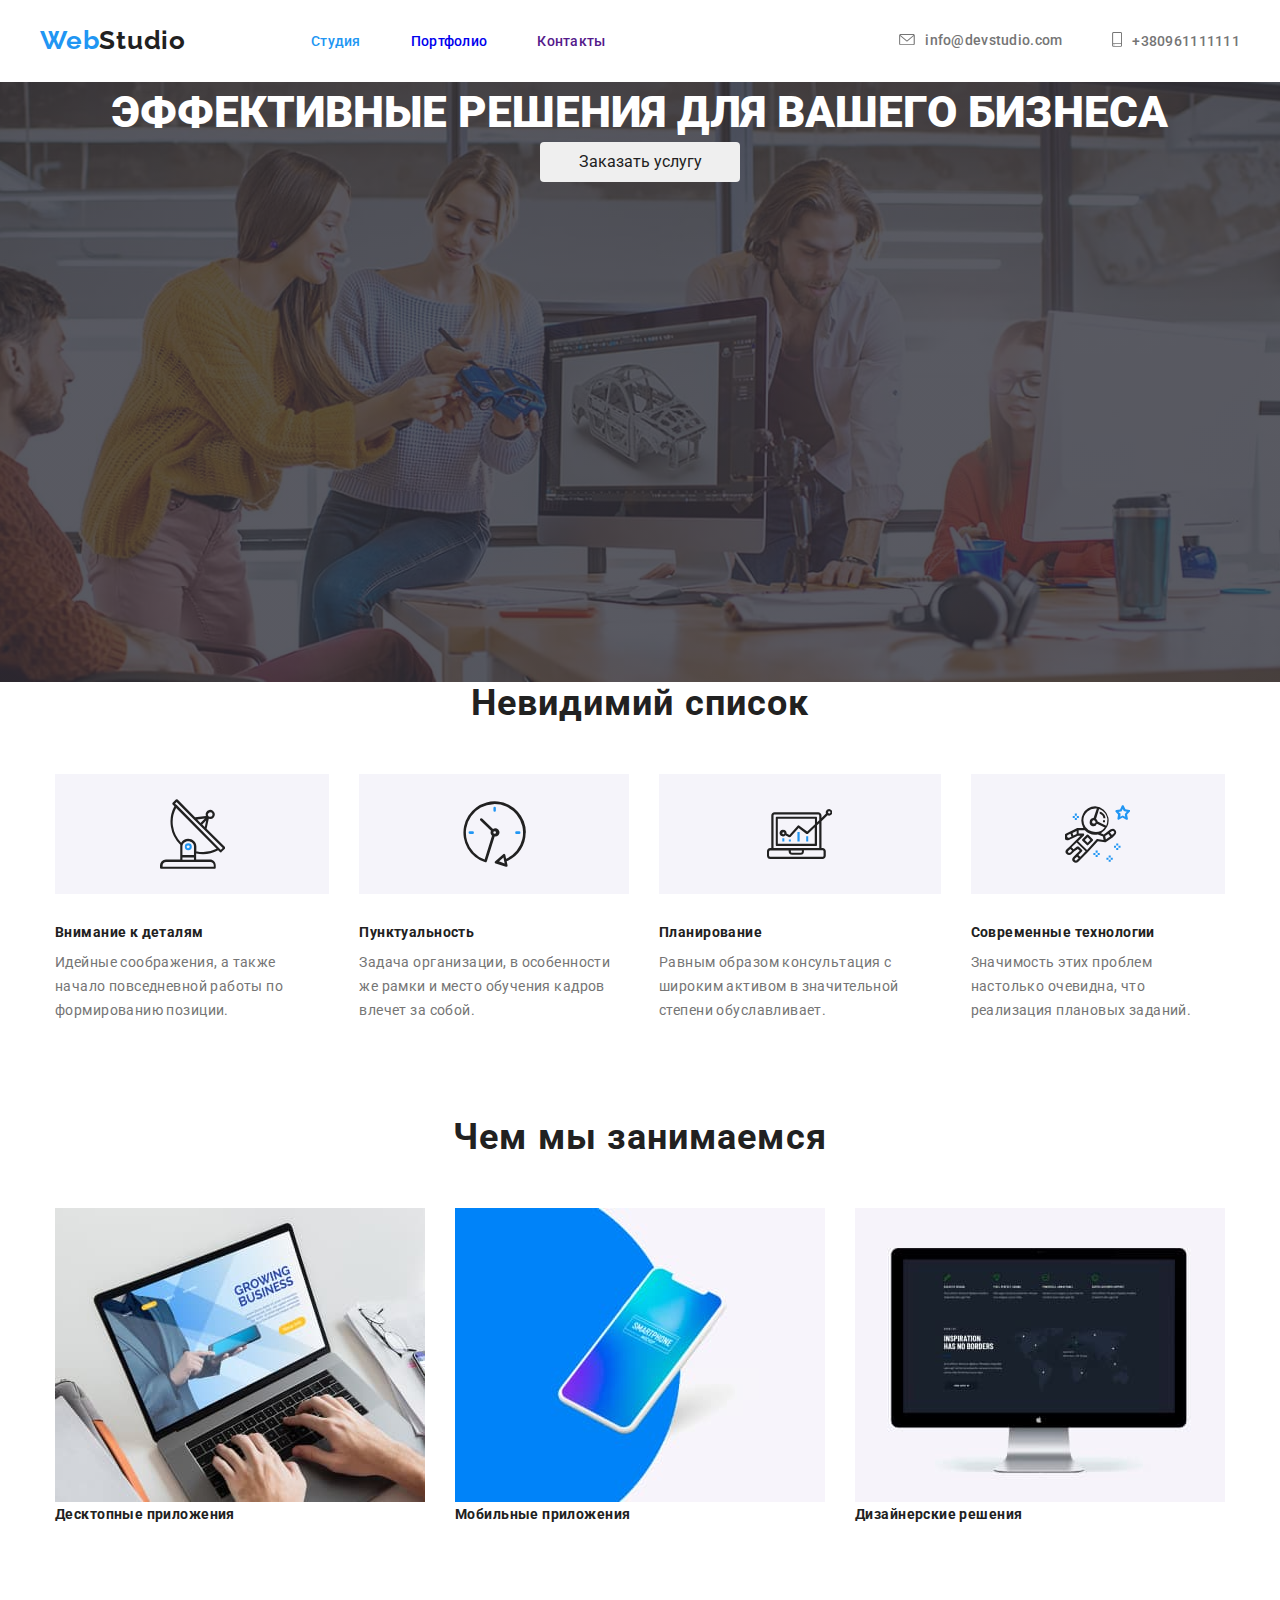
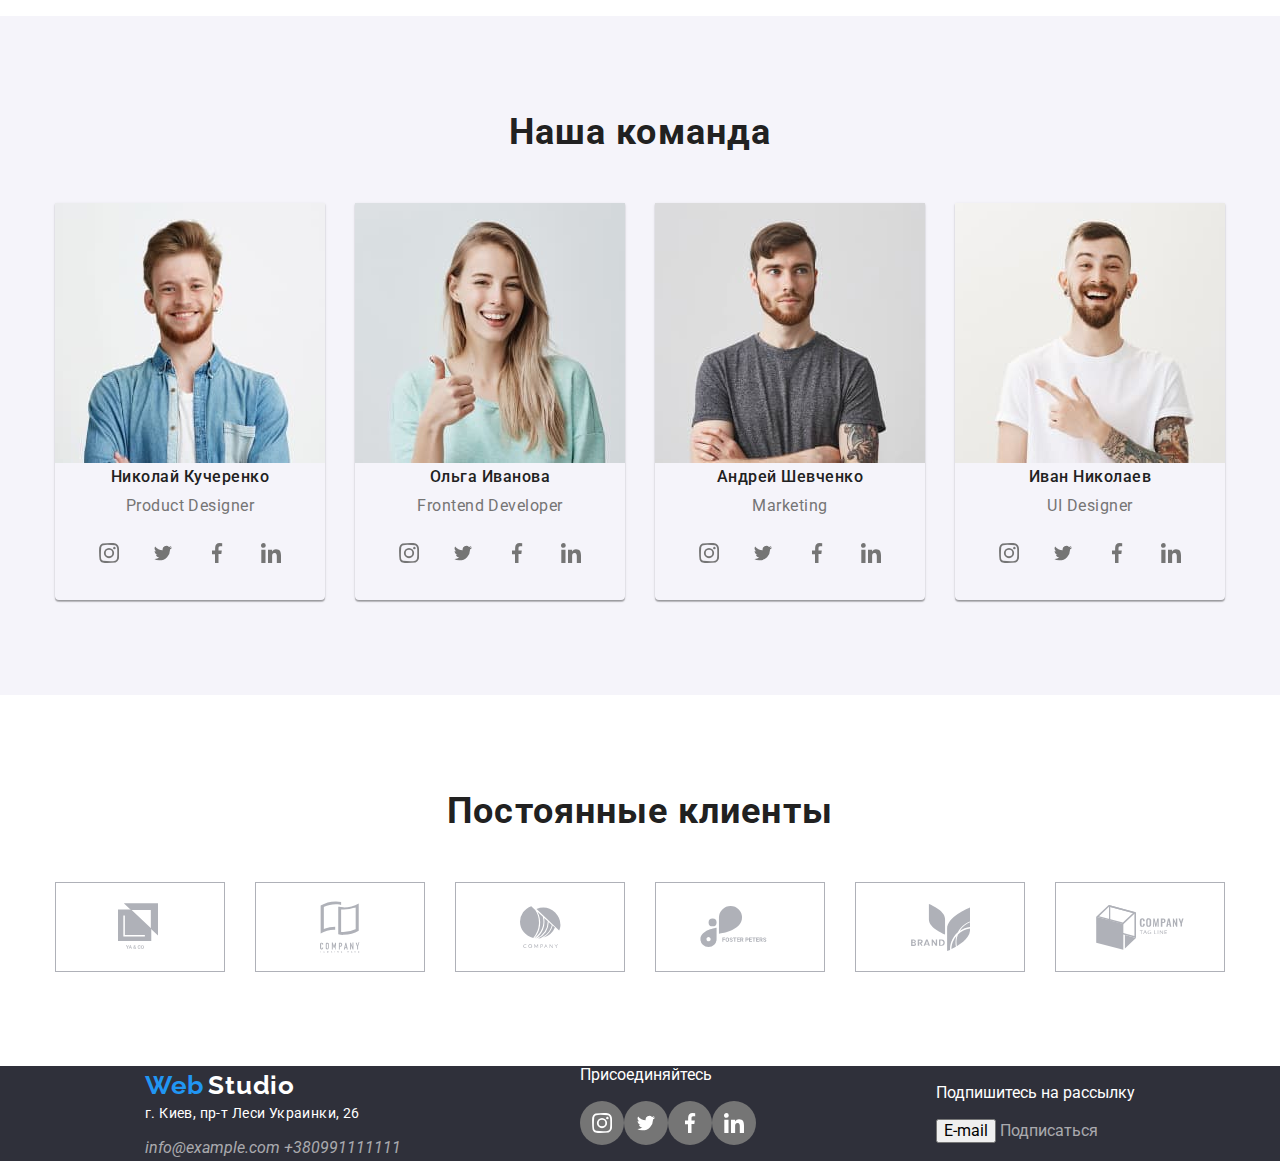
<file: index.html>
<!DOCTYPE html>
<html lang="ru">
  <head>
    <meta charset="UTF-8" />
    <meta name="viewport" content="width=device-width, initial-scale=1.0" />
    <link
      href="https://fonts.googleapis.com/css2?family=Roboto&family=Raleway:wght@400;700&display=swap"
      rel="stylesheet"
    />
    <link rel="stylesheet" href="./css/normalize.css" />
    <link rel="stylesheet" href="./css/styles.css" />
    <title>Document</title>
  </head>
  <body>
    <header class="page-header">
      <div class="container header-nav">
        <nav class="nav">
          <a href="" class="logo link"
            ><span class="first logo">Web</span>
            <span class="second logo-header">Studio</span></a
          >
          <ul class="site-nav list">
            <li class="header-items">
              <a href="" class="link current">Студия</a>
            </li>
            <li class="header-items">
              <a href="./portfolio.html" class="link">Портфолио</a>
            </li>
            <li class="header-items"><a href="" class="link">Контакты</a></li>
          </ul>
        </nav>

        <address class="header-address">
          <ul class="connection">
            <li class="connection-items">
              <a href="mailto:info@devstudio.com" class="superscription link"
                ><span class="superscription-header"
                  ><svg width="16" height="11.2">
                    <use
                      href="./images/symbol-defs2.svg#icon-envelope"
                    ></use></svg></span
                >info@devstudio.com</a
              >
            </li>
            <li class="connection-items">
              <a href="tell:+380961111111" class="superscription link"
                ><span class="superscription-header"
                  ><svg width="10" height="14.94">
                    <use
                      href="./images/symbol-defs2.svg#icon-smartphone"
                    ></use></svg></span
                >+380961111111</a
              >
            </li>
          </ul>
        </address>
      </div>
    </header>

    <!--main container-->
    <main>
      <!--start-->
      <section class="hero">
        <div class="overlay">
          <!-- <img src="./images/Header-img.jpg" alt="meeting" /> -->
          <h1 class="start">ЭФФЕКТИВНЫЕ РЕШЕНИЯ ДЛЯ ВАШЕГО БИЗНЕСА</h1>
          <a href=""
            ><button type="button" class="button order">
              Заказать услугу
            </button></a
          >
        </div>
      </section>

      <!--icons-->
      <section class="section no-padding">
        <div class="container distance">
          <h2 class="title names">Невидимий список</h2>
          <ul class="invisible">
            <li class="item icon-antenna">
              <div class="trhumb">
                <svg width="65.32" height="70">
                  <use href="./images/symbol-defs2.svg#icon-antenna"></use>
                </svg>
              </div>
              <h3 class="title icons">Внимание к деталям</h3>
              <p class="description">
                Идейные соображения, а также начало повседневной работы по
                формированию позиции.
              </p>
            </li>

            <li class="item icon-clock">
              <div class="trhumb">
                <svg width="65.32" height="70">
                  <use href="./images/symbol-defs2.svg#icon-clock"></use>
                </svg>
              </div>
              <h3 class="title icons">Пунктуальность</h3>
              <p class="description">
                Задача организации, в особенности же рамки и место обучения
                кадров влечет за собой.
              </p>
            </li>

            <li class="item icon-computerfirst">
              <div class="trhumb">
                <svg width="65.32" height="70">
                  <use href="./images/symbol-defs2.svg#icon-computer1"></use>
                </svg>
              </div>
              <h3 class="title icons">Планирование</h3>
              <p class="description">
                Равным образом консультация с широким активом в значительной
                степени обуславливает.
              </p>
            </li>

            <li class="item icon-astronaut">
              <div class="trhumb">
                <svg width="65.32" height="70">
                  <use href="./images/symbol-defs2.svg#icon-astronaut"></use>
                </svg>
              </div>
              <h3 class="title icons">Современные технологии</h3>
              <p class="description">
                Значимость этих проблем настолько очевидна, что реализация
                плановых заданий.
              </p>
            </li>
          </ul>
        </div>
      </section>

      <!--what we do-->
      <section class="section no-padding">
        <div class="container distance">
          <h2 class="title names">Чем мы занимаемся</h2>
          <ul class="doing-list">
            <li class="doing-count">
              <a class="photos" href=""
                ><img src="./images/laptop.jpg" alt="laptop"
              /></a>
              <h3 class="title doing">Десктопные приложения</h3>
            </li>

            <li class="doing-count">
              <a href=""
                ><img src="./images/mobile_phone.jpg" alt="mobile_phone"
              /></a>
              <h3 class="title doing">Мобильные приложения</h3>
            </li>

            <li class="doing-count">
              <a href=""><img src="./images/computer.jpg" alt="computer" /></a>
              <h3 class="title doing">Дизайнерские решения</h3>
            </li>
          </ul>
        </div>
      </section>

      <!--our team-->
      <section class="section team">
        <div class="container">
          <h2 class="title names">Наша команда</h2>
          <ul class="team-list">
            <li class="team-item">
              <a class="photos-team" href=""
                ><img src="./images/product_designer.jpg" alt="John Smith"
              /></a>
              <h3 class="title team">Николай Кучеренко</h3>
              <p class="role">Product Designer</p>
              <ul class="social-networks team">
                <li class="counting-networks">
                  <a href="" class="button-link">
                    <svg class="anchor" width="20" height="20">
                      <use
                        href="./images/symbol-defs2.svg#icon-instagram"
                      ></use>
                    </svg>
                  </a>
                </li>
                <li class="counting-networks">
                  <a href="" class="button-link"
                    ><svg class="anchor" width="20" height="16.25">
                      <use
                        href="./images/symbol-defs2.svg#icon-twitter"
                      ></use></svg
                  ></a>
                </li>
                <li class="counting-networks">
                  <a href="" class="button-link"
                    ><svg class="anchor" width="20" height="20">
                      <use
                        href="./images/symbol-defs2.svg#icon-facebook"
                      ></use></svg
                  ></a>
                </li>
                <li class="counting-networks">
                  <a href="" class="button-link"
                    ><svg class="anchor" width="20" height="20">
                      <use
                        href="./images/symbol-defs2.svg#icon-linkedin"
                      ></use></svg
                  ></a>
                </li>
              </ul>
            </li>

            <li class="team-item">
              <a class="photos-team" href=""
                ><img
                  src="./images/front_end_developer.jpg"
                  alt="Marta Stewart"
              /></a>
              <h3 class="title team">Ольга Иванова</h3>
              <p class="role">Frontend Developer</p>
              <ul class="social-networks team">
                <li class="counting-networks">
                  <a href="" class="button-link">
                    <svg class="anchor" width="20" height="20">
                      <use
                        href="./images/symbol-defs2.svg#icon-instagram"
                      ></use>
                    </svg>
                  </a>
                </li>
                <li class="counting-networks">
                  <a href="" class="button-link"
                    ><svg class="anchor" width="20" height="16.25">
                      <use
                        href="./images/symbol-defs2.svg#icon-twitter"
                      ></use></svg
                  ></a>
                </li>
                <li class="counting-networks">
                  <a href="" class="button-link"
                    ><svg class="anchor" width="20" height="20">
                      <use
                        href="./images/symbol-defs2.svg#icon-facebook"
                      ></use></svg
                  ></a>
                </li>
                <li class="counting-networks">
                  <a href="" class="button-link"
                    ><svg class="anchor" width="20" height="20">
                      <use
                        href="./images/symbol-defs2.svg#icon-linkedin"
                      ></use></svg
                  ></a>
                </li>
              </ul>
            </li>

            <li class="team-item">
              <a class="photos-team" href=""
                ><img src="./images/marketing.jpg" alt="Robert Jakis"
              /></a>
              <h3 class="title team">Андрей Шевченко</h3>
              <p class="role">Marketing</p>
              <ul class="social-networks team">
                <li class="counting-networks">
                  <a href="" class="button-link">
                    <svg class="anchor" width="20" height="20">
                      <use
                        href="./images/symbol-defs2.svg#icon-instagram"
                      ></use>
                    </svg>
                  </a>
                </li>
                <li class="counting-networks">
                  <a href="" class="button-link"
                    ><svg class="anchor" width="20" height="16.25">
                      <use
                        href="./images/symbol-defs2.svg#icon-twitter"
                      ></use></svg
                  ></a>
                </li>
                <li class="counting-networks">
                  <a href="" class="button-link"
                    ><svg class="anchor" width="20" height="20">
                      <use
                        href="./images/symbol-defs2.svg#icon-facebook"
                      ></use></svg
                  ></a>
                </li>
                <li class="counting-networks">
                  <a href="" class="button-link"
                    ><svg class="anchor" width="20" height="20">
                      <use
                        href="./images/symbol-defs2.svg#icon-linkedin"
                      ></use></svg
                  ></a>
                </li>
              </ul>
            </li>

            <li class="team-item">
              <a class="photos-team" href=""
                ><img src="./images/ui_designer.jpg" alt="Martin Doe"
              /></a>
              <h3 class="title team">Иван Николаев</h3>
              <p class="role">UI Designer</p>
              <ul class="social-networks team">
                <li class="counting-networks">
                  <a href="" class="button-link">
                    <svg class="anchor" width="20" height="20">
                      <use
                        href="./images/symbol-defs2.svg#icon-instagram"
                      ></use>
                    </svg>
                  </a>
                </li>
                <li class="counting-networks">
                  <a href="" class="button-link"
                    ><svg class="anchor" width="20" height="16.25">
                      <use
                        href="./images/symbol-defs2.svg#icon-twitter"
                      ></use></svg
                  ></a>
                </li>
                <li class="counting-networks">
                  <a href="" class="button-link"
                    ><svg class="anchor" width="20" height="20">
                      <use
                        href="./images/symbol-defs2.svg#icon-facebook"
                      ></use></svg
                  ></a>
                </li>
                <li class="counting-networks">
                  <a href="" class="button-link"
                    ><svg class="anchor" width="20" height="20">
                      <use
                        href="./images/symbol-defs2.svg#icon-linkedin"
                      ></use></svg
                  ></a>
                </li>
              </ul>
            </li>
          </ul>
        </div>
      </section>

      <!--our clients-->
      <section class="section no-padding">
        <div class="container distance">
          <h2 class="title names">Постоянные клиенты</h2>
          <ul class="clients-count">
            <li class="clients-image">
              <div class="trhumb-clients">
                <a href="" class="clients-icons">
                  <svg width="44.27" height="49.23">
                    <use href="./images/symbol-defs2.svg#icon-logo1"></use></svg
                ></a>
              </div>
            </li>
            <li class="clients-image">
              <div class="trhumb-clients">
                <a href="" class="clients-icons">
                  <svg width="40" height="52">
                    <use href="./images/symbol-defs2.svg#icon-logo2"></use></svg
                ></a>
              </div>
            </li>
            <li class="clients-image">
              <div class="trhumb-clients">
                <a href="" class="clients-icons">
                  <svg width="41" height="42.6">
                    <use href="./images/symbol-defs2.svg#icon-logo3"></use></svg
                ></a>
              </div>
            </li>
            <li class="clients-image">
              <div class="trhumb-clients">
                <a href="" class="clients-icons">
                  <svg width="79.66" height="42.02">
                    <use href="./images/symbol-defs2.svg#icon-logo4"></use></svg
                ></a>
              </div>
            </li>
            <li class="clients-image">
              <div class="trhumb-clients">
                <a href="" class="clients-icons">
                  <svg width="59" height="47">
                    <use href="./images/symbol-defs2.svg#icon-logo5"></use></svg
                ></a>
              </div>
            </li>
            <li class="clients-image">
              <div class="trhumb-clients">
                <a href="" class="clients-icons">
                  <svg width="88.48" height="45.44">
                    <use href="./images/symbol-defs2.svg#icon-logo6"></use></svg
                ></a>
              </div>
            </li>
          </ul>
        </div>
      </section>
    </main>

    <!--footer-->
    <footer class="footer-section">
      <div class="container footer-nav">
        <div class="footer-info">
          <a href="" class="logo link"
            ><span class="first logo">Web</span>
            <span class="second logo-footer">Studio</span></a
          >
          <address>
            <p class="city">г. Киев, пр-т Леси Украинки, 26</p>
            <a href="mailto:info@example.com" class="button link"
              >info@example.com</a
            >
            <a href="tell:+380991111111" class="button link">+380991111111</a>
          </address>
        </div>

        <div class="invite">
          <p class="join">Присоединяйтесь</p>
          <ul class="social-networks">
            <li>
              <a href="" class="button-link footer">
                <svg class="anchor" width="20" height="20">
                  <use href="./images/symbol-defs2.svg#icon-instagram"></use>
                </svg>
              </a>
            </li>
            <li>
              <a href="" class="button-link footer"
                ><svg class="anchor" width="20" height="16.25">
                  <use href="./images/symbol-defs2.svg#icon-twitter"></use></svg
              ></a>
            </li>
            <li>
              <a href="" class="button-link footer"
                ><svg class="anchor" width="20" height="20">
                  <use
                    href="./images/symbol-defs2.svg#icon-facebook"
                  ></use></svg
              ></a>
            </li>
            <li>
              <a href="" class="button-link footer"
                ><svg class="anchor" width="20" height="20">
                  <use
                    href="./images/symbol-defs2.svg#icon-linkedin"
                  ></use></svg
              ></a>
            </li>
          </ul>
        </div>

        <div class="send-letter">
          <p class="subscribe">Подпишитесь на рассылку</p>
          <input type="submit" value="E-mail" />
          <a href="" class="button link">Подписаться</a>
        </div>
      </div>
    </footer>
  </body>
</html>
</file>
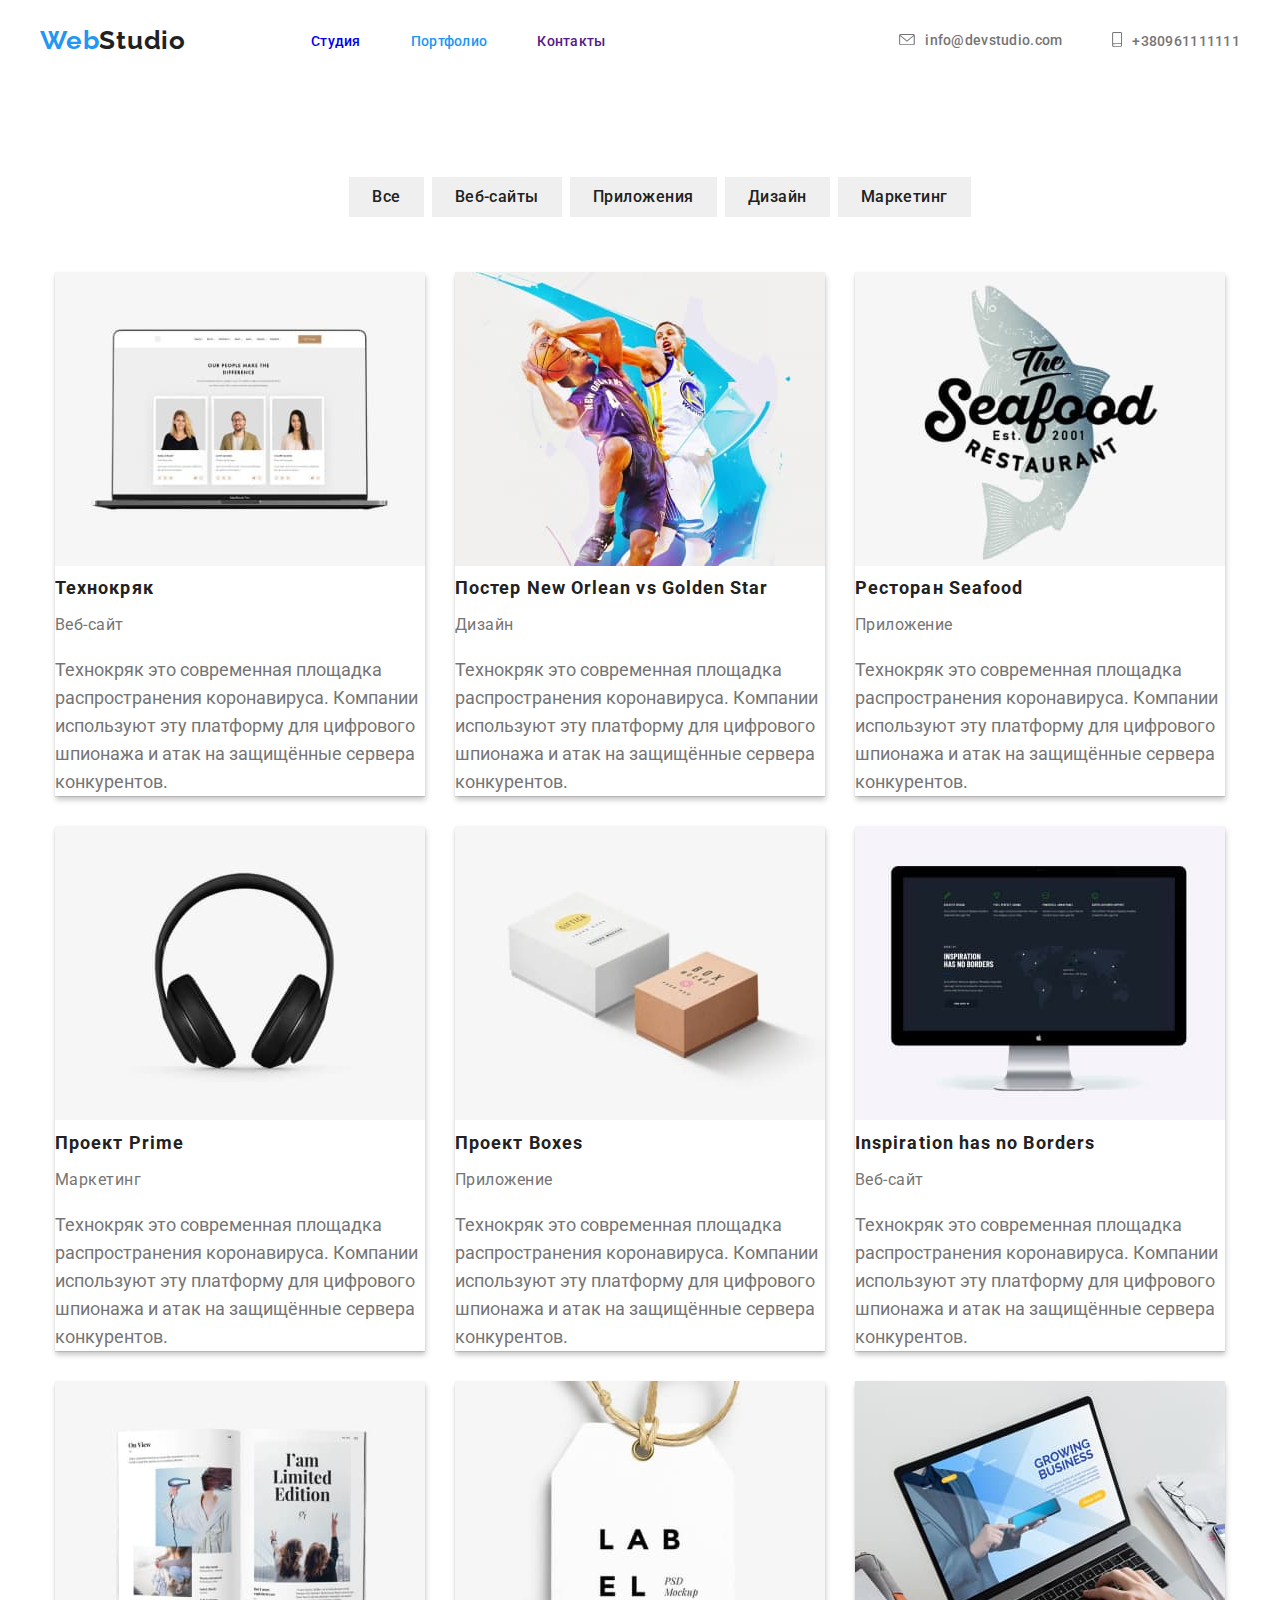
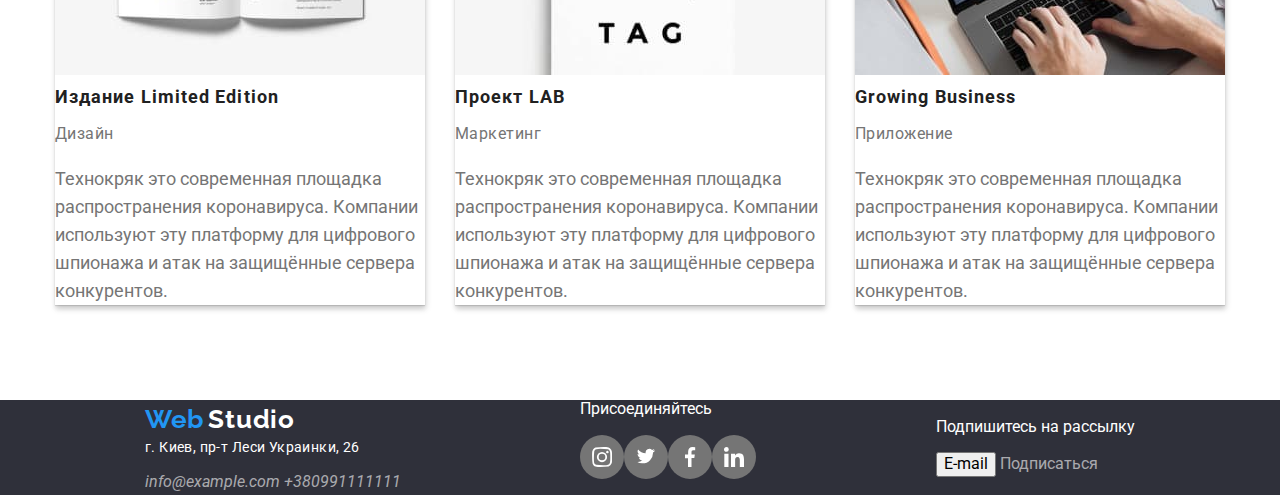
<file: portfolio.html>
<!DOCTYPE html>
<html lang="en">
  <head>
    <meta charset="UTF-8" />
    <meta name="viewport" content="width=device-width, initial-scale=1.0" />
    <link
      href="https://fonts.googleapis.com/css2?family=Roboto&family=Raleway:wght@400;700&display=swap"
      rel="stylesheet"
    />
    <link rel="stylesheet" href="./css/normalize.css" />
    <link rel="stylesheet" href="./css/styles.css" />
    <title>Document</title>
  </head>
  <body>
    <header class="page-header">
      <div class="container header-nav">
        <nav class="nav">
          <a href="" class="logo link"
            ><span class="first logo">Web</span>
            <span class="second logo-header">Studio</span></a
          >

          <ul class="site-nav list">
            <li class="header-items">
              <a href="./index.html" class="link">Студия</a>
            </li>
            <li class="header-items">
              <a href="" class="link current">Портфолио</a>
            </li>
            <li class="header-items"><a href="" class="link">Контакты</a></li>
          </ul>
        </nav>

        <address class="header-address">
          <ul class="connection">
            <li class="connection-items">
              <a href="mailto:info@devstudio.com" class="superscription link"
                ><span class="superscription-header"
                  ><svg width="16" height="11.2">
                    <use
                      href="./images/symbol-defs2.svg#icon-envelope"
                    ></use></svg></span
                >info@devstudio.com</a
              >
            </li>
            <li class="connection-items">
              <a href="tell:+380961111111" class="superscription link"
                ><span class="superscription-header"
                  ><svg width="10" height="14.94">
                    <use
                      href="./images/symbol-defs2.svg#icon-smartphone"
                    ></use></svg></span
                >+380961111111</a
              >
            </li>
          </ul>
        </address>
      </div>
    </header>
    <!--main container page 2-->
    <section class="section numb-projects">
      <div class="container distance">
        <!-- <h1 class="title names">Невидимий список - Портфолио</h1> -->
        <ul class="projects-nav">
          <li class="projects-button">
            <button type="button" class="button projects">Все</button>
          </li>
          <li class="projects-button">
            <button type="button" class="button projects">Веб-сайты</button>
          </li>
          <li class="projects-button">
            <button type="button" class="button projects">Приложения</button>
          </li>
          <li class="projects-button">
            <button type="button" class="button projects">Дизайн</button>
          </li>
          <li class="projects-button">
            <button type="button" class="button projects">Маркетинг</button>
          </li>
        </ul>

        <!--projects-->

        <ul class="counting">
          <li class="counting-projects">
            <a href="" class="link"
              ><img src="./images/technokriak.jpg" alt="photos" />
              <h2 class="title projects-name">Технокряк</h2>
              <p class="projects-direction">Веб-сайт</p>
              <p class="projects-description">
                Технокряк это современная площадка распространения коронавируса.
                Компании используют эту платформу для цифрового шпионажа и атак
                на защищённые сервера конкурентов.
              </p>
            </a>
          </li>
          <li class="counting-projects">
            <a href="" class="link"
              ><img src="./images/players.jpg" alt="sportsmen" />
              <h2 class="title projects-name">
                Постер New Orlean vs Golden Star
              </h2>
              <p class="projects-direction">Дизайн</p>
              <p class="projects-description">
                Технокряк это современная площадка распространения коронавируса.
                Компании используют эту платформу для цифрового шпионажа и атак
                на защищённые сервера конкурентов.
              </p>
            </a>
          </li>
          <li class="counting-projects">
            <a href="" class="link"
              ><img src="./images/restaurant.jpg" alt="restaurant" />
              <h2 class="title projects-name">Ресторан Seafood</h2>
              <p class="projects-direction">Приложение</p>
              <p class="projects-description">
                Технокряк это современная площадка распространения коронавируса.
                Компании используют эту платформу для цифрового шпионажа и атак
                на защищённые сервера конкурентов.
              </p>
            </a>
          </li>
          <li class="counting-projects">
            <a href="" class="link"
              ><img src="./images/airphones.jpg" alt="airphones" />
              <h2 class="title projects-name">Проект Prime</h2>
              <p class="projects-direction">Маркетинг</p>
              <p class="projects-description">
                Технокряк это современная площадка распространения коронавируса.
                Компании используют эту платформу для цифрового шпионажа и атак
                на защищённые сервера конкурентов.
              </p>
            </a>
          </li>
          <li class="counting-projects">
            <a href="" class="link"
              ><img src="./images/boxes.jpg" alt="boxes" />
              <h2 class="title projects-name">Проект Boxes</h2>
              <p class="projects-direction">Приложение</p>
              <p class="projects-description">
                Технокряк это современная площадка распространения коронавируса.
                Компании используют эту платформу для цифрового шпионажа и атак
                на защищённые сервера конкурентов.
              </p>
            </a>
          </li>
          <li class="counting-projects">
            <a href="" class="link"
              ><img src="./images/computer.jpg" alt="computer" />
              <h2 class="title projects-name">Inspiration has no Borders</h2>
              <p class="projects-direction">Веб-сайт</p>
              <p class="projects-description">
                Технокряк это современная площадка распространения коронавируса.
                Компании используют эту платформу для цифрового шпионажа и атак
                на защищённые сервера конкурентов.
              </p>
            </a>
          </li>
          <li class="counting-projects">
            <a href="" class="link"
              ><img src="./images/book.jpg" alt="book" />
              <h2 class="title projects-name">Издание Limited Edition</h2>
              <p class="projects-direction">Дизайн</p>
              <p class="projects-description">
                Технокряк это современная площадка распространения коронавируса.
                Компании используют эту платформу для цифрового шпионажа и атак
                на защищённые сервера конкурентов.
              </p>
            </a>
          </li>
          <li class="counting-projects">
            <a href="" class="link"
              ><img src="./images/label.jpg" alt="label" />
              <h2 class="title projects-name">Проект LAB</h2>
              <p class="projects-direction">Маркетинг</p>
              <p class="projects-description">
                Технокряк это современная площадка распространения коронавируса.
                Компании используют эту платформу для цифрового шпионажа и атак
                на защищённые сервера конкурентов.
              </p>
            </a>
          </li>
          <li class="counting-projects">
            <a href="" class="link"
              ><img src="./images/laptop.jpg" alt="laptop" />
              <h2 class="title projects-name">Growing Business</h2>
              <p class="projects-direction">Приложение</p>
              <p class="projects-description">
                Технокряк это современная площадка распространения коронавируса.
                Компании используют эту платформу для цифрового шпионажа и атак
                на защищённые сервера конкурентов.
              </p>
            </a>
          </li>
        </ul>
      </div>
    </section>

    <!--footer-->
    <footer class="footer-section">
      <div class="container footer-nav">
        <div class="footer-info">
          <a href="" class="logo link"
            ><span class="first logo">Web</span>
            <span class="second logo-footer">Studio</span></a
          >
          <address>
            <p class="city">г. Киев, пр-т Леси Украинки, 26</p>
            <span
              ><a href="mailto:info@example.com" class="button link"
                >info@example.com</a
              >
              <a href="tell:+380991111111" class="button link"
                >+380991111111</a
              ></span
            >
          </address>
        </div>

        <div class="invite">
          <p class="join">Присоединяйтесь</p>
          <ul class="social-networks">
            <li>
              <a href="" class="button-link footer">
                <svg class="anchor" width="20" height="20">
                  <use href="./images/symbol-defs2.svg#icon-instagram"></use>
                </svg>
              </a>
            </li>
            <li>
              <a href="" class="button-link footer"
                ><svg class="anchor" width="20" height="16.25">
                  <use href="./images/symbol-defs2.svg#icon-twitter"></use></svg
              ></a>
            </li>
            <li>
              <a href="" class="button-link footer"
                ><svg class="anchor" width="20" height="20">
                  <use
                    href="./images/symbol-defs2.svg#icon-facebook"
                  ></use></svg
              ></a>
            </li>
            <li>
              <a href="" class="button-link footer"
                ><svg class="anchor" width="20" height="20">
                  <use
                    href="./images/symbol-defs2.svg#icon-linkedin"
                  ></use></svg
              ></a>
            </li>
          </ul>
        </div>

        <div class="send-letter">
          <p class="subscribe">Подпишитесь на рассылку</p>
          <input type="submit" value="E-mail" />
          <a href="" class="button link">Подписаться</a>
        </div>
      </div>
    </footer>
  </body>
</html>
</file>
<file: css/styles.css>
html {
  box-sizing: border-box;
}

*,
*::before,
*::after {
  box-sizing: inherit;
}

/*колір соновного тексту #757575*/
/*вторинний колір тексту #212121*/
/*первинний фоновий колір білий #FFFFFF */
/*колір виділення #2196F3 */
/*додатковий фоновий колір #F5F4FA*/
:root {
  --primary-text-color: #757575;
  --title-text-color: #212121;
  --accent-color: #2196f3;
  --additional-text-color: #ffffff;
  --primary-bg-color: #ffffff;
  --secondary-bg-color: #2196f3;
  --additional-bg-color: #f5f4fa;
  --clients-color: #afb1b8;
}
body {
  background-color: var(--primary-bg-color);
  color: var(--primary-text-color);
  font-family: Roboto, sans-serif;
}

/*header*/
.page-header {
}
.nav .logo.link {
  display: flex;
  /* align-items: center; */
  margin-left: 0;
  margin-right: 85px;
  margin-top: 24px;
  margin-bottom: 25px;
}

.site-nav .header-items:not(:last-child) {
  margin-right: 50px;
}
.nav {
  display: flex;
}

.site-nav.list {
  display: flex;
  color: var(--title-text-color);
  font-style: normal;
  font-weight: 500;
  font-size: 14px;
  line-height: 16px;
  letter-spacing: 0.02em;
  text-decoration: none;
  margin-left: 0;
  margin-top: 0;
  margin-bottom: 0;
}
.header-address {
  display: flex;
  margin-left: auto;
}
.connection {
  display: flex;
  margin-top: 0;
  margin-bottom: 0;

  color: var(--title-text-color);

  font-style: normal;
  font-weight: 500;
  font-size: 14px;
  line-height: 16px;
  letter-spacing: 0.02em;
  text-decoration: none;
}
.connection .connection-items + .connection-items {
  margin-left: 50px;
}
.connection-items {
  /* display: flex;
  align-items: center;
  justify-content: center; */
  padding-bottom: 32px;
  padding-top: 32px;
}
.superscription:hover,
.superscription:focus {
  color: var(--accent-color);
  fill: var(--accent-color);
}
/* .superscription-header:hover .superscription-header:focus {
  fill: var(--accent-color);
} */
.superscription {
  display: flex;
  align-items: center;
  justify-content: center;
  color: var(--primary-text-color);
  fill: var(--primary-text-color);
}
.superscription-header {
  margin-right: 10px;
}

.site-nav .link.current {
  color: var(--accent-color);
}
.site-nav .link {
  display: block;
  padding-top: 32px;
  padding-bottom: 32px;
}
li {
  list-style-type: none;
}

.link {
  text-decoration: none;
}
.header-nav {
  display: flex;
  align-items: center;
}
.hero {
  margin-left: 0;
  text-align: center;
}
/* Overlay */
.overlay {
  height: 600px;
  max-width: 1600px;
  margin-left: auto;
  margin-right: auto;
  background-image: linear-gradient(
      to right,
      rgba(47, 48, 58, 0.8),
      rgba(47, 48, 58, 0.8)
    ),
    url("../images/Header-img.jpg");
  background-repeat: no-repeat;
  background-size: cover;
  background-position: center;
  background-color: rgba(47, 48, 58, 0.8);
}
.start {
  font-style: normal;
  font-weight: 900;
  font-size: 44px;
  line-height: 60px;
  text-align: center;
  color: var(--additional-text-color);
  margin-top: 0;
  margin-bottom: 0;
  align-items: center;
}
/*main container page 1*/
.section.team {
  padding-bottom: 95px;
  padding-top: 95px;
  margin-bottom: 95px;
  background-color: var(--additional-bg-color);
}
.section.no-padding {
  margin-top: 0;
  margin-bottom: 0;
}
.footer-section {
  background-color: #2f303a;
}
.section.numb-projects {
  margin-bottom: 95px;
  margin-top: 95px;
}
.container {
  margin-left: auto;
  margin-right: auto;
  width: 1200px;
  /* outline: 2px solid tomato; */
}
.container.distance {
  margin-bottom: 94px;
}
.names {
  color: var(--title-text-color);
  font-style: normal;
  font-weight: 700;
  font-size: 36px;
  line-height: 42px;
  text-align: center;
  letter-spacing: 0.03em;
  margin-top: 0;
  margin-bottom: 50px;
}
/*icons*/
.icons {
  color: var(--title-text-color);
  font-style: normal;
  font-weight: 700;
  font-size: 14px;
  line-height: 16px;
  letter-spacing: 0.03em;
  margin-top: 0;
  margin-bottom: 10px;
}
.invisible {
  display: flex;
  margin-bottom: 0;
  margin-top: 0;
  padding-left: 15px;
  padding-right: 15px;
}
.item {
  margin-top: 0;
  margin-right: 30px;
  padding: 0;

  /* align-items: center; */
}
.item:last-child {
  margin-right: 0;
}

.trhumb {
  display: flex;
  align-items: center;
  justify-content: center;
  height: 120px;
  margin-bottom: 30px;
  background-color: var(--additional-bg-color);
}
.description {
  color: var(--primary-text-color);
  font-style: normal;
  font-weight: 400;
  font-size: 14px;
  line-height: 24px;
  letter-spacing: 0.03em;
  margin-top: 0;
  margin-bottom: 0;
}

/*what we do*/
.doing-list {
  display: flex;
  margin-top: 0;
  margin-bottom: 94px;
  padding-left: 15px;
  padding-right: 15px;
}

.doing-count:not(:last-child) {
  margin-right: 30px;
}
.doing {
  /*color: var(--additional-text-color)*/
  font-style: normal;
  font-weight: 700;
  font-size: 14px;
  line-height: 16px;
  letter-spacing: 0.03em;
  margin-top: 0;
}
.doing:last-child {
  margin-bottom: 0;
}
.team-item {
  width: 270px;
  margin-top: 0;
  margin-right: 30px;
  box-shadow: 0px 2px 1px rgba(0, 0, 0, 0.2), 0px 1px 1px rgba(0, 0, 0, 0.14),
    0px 1px 3px rgba(0, 0, 0, 0.12);
  border-radius: 0px 0px 4px 4px;

  /* margin-bottom: 30px; */
}
.team-item:last-child {
  margin-right: 0;
}
/*our team*/

.team {
  color: var(--title-text-color);
  font-weight: 500;
  font-size: 16px;
  line-height: 19px;
  letter-spacing: 0.03em;
  margin-top: 0;
  margin-bottom: 10px;
}
.title.team {
  display: flex;
  justify-content: center;
}

.team-list {
  display: flex;
  margin-top: 0;
  margin-bottom: 0;
  padding-left: 15px;
  padding-right: 15px;
}
.team-list:last-child {
  margin-right: 0;
}
.social-networks.team {
  display: flex;
  margin-bottom: 25px;
  margin-right: 32px;
  margin-left: 32px;
  padding: 0;
}
.counting-networks:not(:last-child) {
  margin-right: 10px;
}

.role {
  display: flex;
  color: var(--primary-text-color);
  font-style: normal;
  font-weight: 400;
  font-size: 16px;
  line-height: 19px;
  letter-spacing: 0.03em;
  margin-top: 0;
  margin-bottom: 15;
  justify-content: center;
}
.clients-count {
  display: flex;
  margin-top: 0;
  margin-bottom: 0;
  padding-right: 15px;
  padding-left: 15px;
}
.clients-icons {
  display: flex;
  width: 170px;
  height: 90px;
  border: 1px solid #afb1b8;
  justify-content: center;
  align-items: center;
  fill: var(--clients-color);
}
/* .trhumb-clients {
  display: flex;
  width: 170px;
  height: 90px;
  border: 1px solid #afb1b8;
  justify-content: center;
  align-items: center;
  fill: var(--clients-color);
} */
/* .trhumb-clients:hover {
  fill: var(--accent-color);
} */
.trhumb-clients:hover .clients-icons {
  border: 1px solid var(--accent-color);
}
.clients-icons:hover,
.clients-icons:focus {
  color: var(--accent-color);
  fill: var(--accent-color);
}
.logo-image {
  padding-bottom: 20px;
  padding-top: 20px;
  padding-left: 60px;
  padding-right: 60px;
}
.clients-image:not(:last-child) {
  margin-right: 30px;
}

.logo {
  /* margin-top: 24px;
  margin-bottom: 25px; */

  font-family: Raleway, sans-serif;
}
.first.logo {
  color: var(--accent-color);
  font-style: normal;
  font-weight: bold;
  font-size: 26px;
  line-height: 31px;
  letter-spacing: 0.03em;
}
.second.logo-header {
  color: var(--title-text-color);
  font-style: normal;
  font-weight: bold;
  font-size: 26px;
  line-height: 31px;
  letter-spacing: 0.03em;
}
.second.logo-footer {
  color: var(--additional-text-color);
  font-style: normal;
  font-weight: bold;
  font-size: 26px;
  line-height: 31px;
  letter-spacing: 0.03em;
}
.title {
  color: var(--title-text-color);
}
.button.order {
  display: inline-block;
  color: var(--title-text-color);
  padding: 10px 32px;
  border-radius: 4px;
  text-align: center;
  min-width: 200px;
  border: 1px solid transparent;
}
.button.projects {
  border: 1px solid transparent;
  padding: 6px 22px;
}
.button {
  color: var(--title-text-color);
}
.button:hover,
.button:focus {
  color: var(--additional-text-color);
  background-color: var(--secondary-bg-color);
}
.button-link {
  display: flex;
  justify-content: center;
  align-items: center;
  width: 44px;
  height: 44px;
  fill: var(--primary-text-color);
  border-radius: 50%;
}
.button-link.footer {
  display: flex;
  justify-content: center;
  align-items: center;
  width: 44px;
  height: 44px;
  fill: var(--additional-text-color);
  border-radius: 50%;
  background-color: var(--primary-text-color);
}
.button-link.footer:hover,
.button-link.footer:focus {
  width: 44px;
  height: 44px;
  background-color: var(--secondary-bg-color);
}

.button-link:hover,
.button-link:focus {
  width: 44px;
  height: 44px;
  background-color: var(--secondary-bg-color);
  fill: var(--additional-text-color);
}

/*main container page 2*/
.projects-nav {
  display: flex;
  margin-top: 0;
  margin-bottom: 55px;
  justify-content: center;
}
.projects {
  color: var(--title-text-color);
  font-style: normal;
  font-weight: 500;
  font-size: 16px;
  line-height: 26px;
  letter-spacing: 0.03em;
}
.projects-button:not(:last-child) {
  margin-right: 8px;
}

.counting {
  display: flex;
  flex-wrap: wrap;
  margin-top: 0;
  margin-bottom: 0px;
  padding-right: 15px;
  padding-left: 15px;
}
.counting-projects {
  width: calc((100% - 60px) / 3);
  margin-right: 30px;
  margin-left: 0;
  margin-top: 0;
  margin-bottom: 30px;
  box-sizing: border-box;
  box-shadow: 1px 4px 6px rgba(0, 0, 0, 0.16), 0px 4px 4px rgba(0, 0, 0, 0.06),
    0px 1px 1px rgba(0, 0, 0, 0.12);
}
.counting-projects:nth-child(3n) {
  margin-right: 0px;
}
.counting-projects:nth-last-child(-n + 3) {
  margin-bottom: 0;
}
.projects-name {
  color: var(--title-text-color);
  font-style: normal;
  font-weight: 700;
  font-size: 18px;
  line-height: 36px;
  letter-spacing: 0.06em;
  margin-top: 0;
  margin-bottom: 4px;
}
.projects-description {
  color: var(--primary-text-color);
  font-style: normal;
  font-weight: 400;
  font-size: 18px;
  line-height: 28px;
  margin-top: 0;
  margin-bottom: 10px;
}
.projects-description:last-child {
  margin-bottom: 0;
}
.projects-direction {
  color: var(--primary-text-color);
  font-style: normal;
  font-weight: 400;
  font-size: 16px;
  line-height: 30px;
  letter-spacing: 0.03em;
  margin-top: 0;
}

/*footer*/
.footer-nav {
  display: flex;
  align-items: center;
  justify-content: space-around;
  padding-left: 15px;
  padding-right: 15px;
}
.city {
  font-style: normal;
  font-weight: 400;
  font-size: 14px;
  line-height: 24px;
  letter-spacing: 0.03em;
  margin-top: 0;
  color: var(--additional-text-color);
}
.footer-nav .link {
  color: rgba(255, 255, 255, 0.6);
}
.social-networks {
  display: flex;
  padding: 0;
  margin-top: 0;
}

.join {
  margin-top: 0;
  color: var(--additional-text-color);
}
.subscribe {
  margin-top: 0;
  color: var(--additional-text-color);
}
.footer-info {
}
</file>
